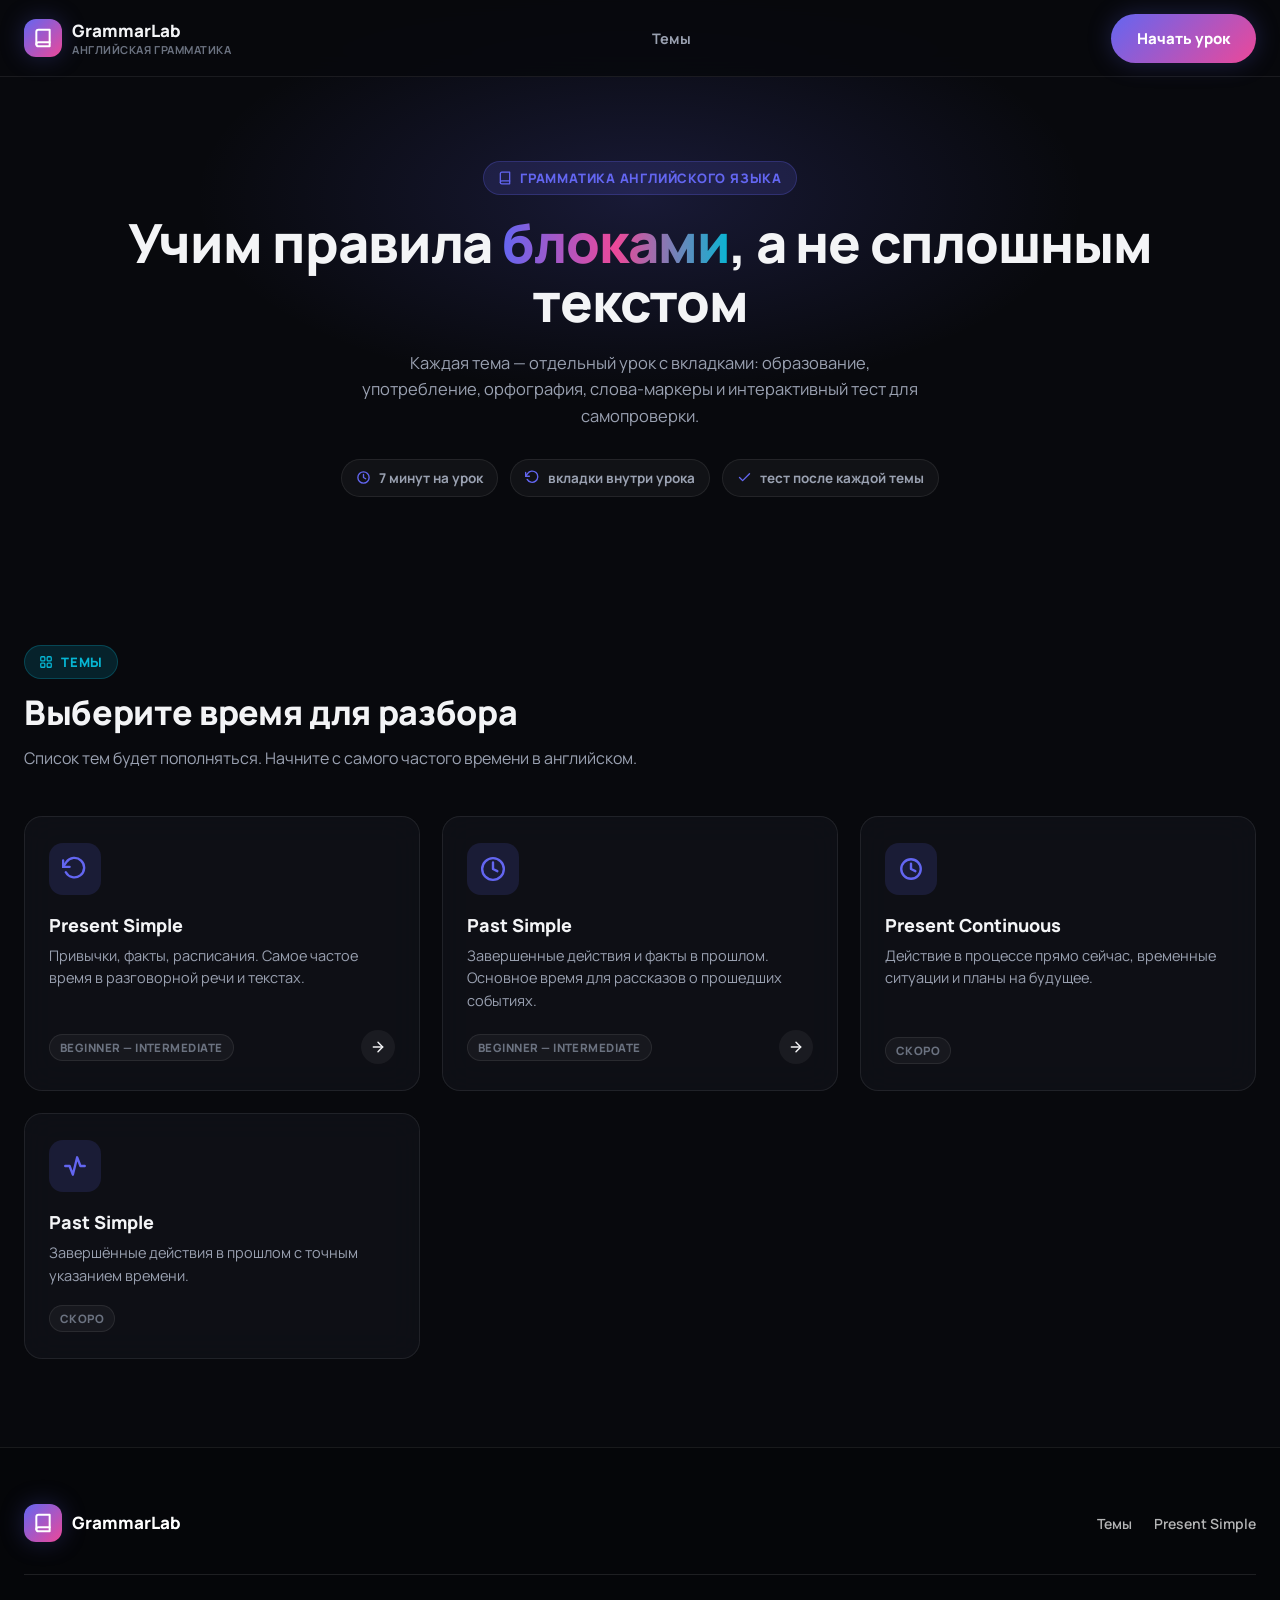
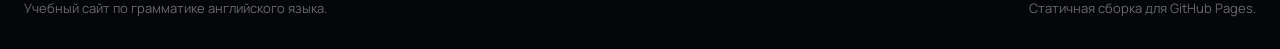
<file: index.html>
<!DOCTYPE html>
<html lang="ru">

<head>
  <meta charset="UTF-8" />
  <meta name="viewport" content="width=device-width, initial-scale=1.0" />
  <title>GrammarLab — английская грамматика по блокам</title>
  <meta name="description"
    content="Английская грамматика по темам: разбор правил блоками, с вкладками, примерами и интерактивными тестами." />
  <link rel="icon"
    href="data:image/svg+xml,%3Csvg xmlns='http://www.w3.org/2000/svg' viewBox='0 0 100 100'%3E%3Crect width='100' height='100' rx='24' fill='%23ff6b4a'/%3E%3Cpath d='M30 50h40M60 35l15 15-15 15' stroke='white' stroke-width='8' fill='none' stroke-linecap='round' stroke-linejoin='round'/%3E%3C/svg%3E" />
  <link rel="preconnect" href="https://fonts.googleapis.com" />
  <link href="https://fonts.googleapis.com/css2?family=Manrope:wght@400;600;700;800&display=swap" rel="stylesheet" />
  <link rel="stylesheet" href="css/main.css" />
</head>

<body>

  <header class="site-header">
    <div class="container">
      <a href="index.html" class="brand">
        <span class="brand-mark">
          <svg viewBox="0 0 24 24" fill="none" stroke="currentColor" stroke-width="2.4" stroke-linecap="round"
            stroke-linejoin="round">
            <path d="M4 19.5A2.5 2.5 0 0 1 6.5 17H20"></path>
            <path d="M6.5 2H20v20H6.5A2.5 2.5 0 0 1 4 19.5v-15A2.5 2.5 0 0 1 6.5 2z"></path>
          </svg>
        </span>
        <span>
          GrammarLab
          <small>Английская грамматика</small>
        </span>
      </a>

      <nav class="main-nav">
        <ul>
          <li><a href="#topics">Темы</a></li>
        </ul>
      </nav>

      <div class="header-actions">
        <a href="grammar/present-simple.html" class="btn btn-primary">Начать урок</a>
        <button class="nav-toggle" aria-label="Открыть меню" aria-expanded="false"><span></span></button>
      </div>
    </div>
  </header>

  <main>

    <section class="home-hero">
      <div class="container">
        <span class="eyebrow reveal">
          <svg class="icon" viewBox="0 0 24 24">
            <path d="M4 19.5A2.5 2.5 0 0 1 6.5 17H20"></path>
            <path d="M6.5 2H20v20H6.5A2.5 2.5 0 0 1 4 19.5v-15A2.5 2.5 0 0 1 6.5 2z"></path>
          </svg>
          Грамматика английского языка
        </span>
        <h1 class="reveal reveal-1">Учим правила <span>блоками</span>, а не сплошным текстом</h1>
        <p class="reveal reveal-2">
          Каждая тема — отдельный урок с вкладками: образование, употребление, орфография,
          слова-маркеры и интерактивный тест для самопроверки.
        </p>
        <div class="home-stats reveal reveal-3">
          <span class="stat-chip">
            <svg class="icon" viewBox="0 0 24 24">
              <circle cx="12" cy="12" r="9"></circle>
              <polyline points="12 7 12 12 15.5 14"></polyline>
            </svg>
            7 минут на урок
          </span>
          <span class="stat-chip">
            <svg class="icon" viewBox="0 0 24 24">
              <polyline points="1 4 1 10 7 10"></polyline>
              <path d="M3.51 15a9 9 0 1 0 .49-9.36L1 10"></path>
            </svg>
            вкладки внутри урока
          </span>
          <span class="stat-chip">
            <svg class="icon" viewBox="0 0 24 24">
              <path d="M20 6 9 17l-5-5"></path>
            </svg>
            тест после каждой темы
          </span>
        </div>
      </div>
    </section>

    <section class="topics section-pad" id="topics">
      <div class="container">
        <div class="section-head reveal">
          <span class="eyebrow teal">
            <svg class="icon" viewBox="0 0 24 24">
              <rect x="3" y="3" width="7" height="7" rx="1.5"></rect>
              <rect x="14" y="3" width="7" height="7" rx="1.5"></rect>
              <rect x="3" y="14" width="7" height="7" rx="1.5"></rect>
              <rect x="14" y="14" width="7" height="7" rx="1.5"></rect>
            </svg>
            Темы
          </span>
          <h2>Выберите время для разбора</h2>
          <p>Список тем будет пополняться. Начните с самого частого времени в английском.</p>
        </div>

        <div class="topics-grid">

          <a href="grammar/present-simple.html" class="topic-card reveal reveal-1">
            <div class="topic-icon">
              <svg viewBox="0 0 24 24" fill="none" stroke="currentColor" stroke-width="2.2" stroke-linecap="round"
                stroke-linejoin="round">
                <polyline points="1 4 1 10 7 10"></polyline>
                <path d="M3.51 15a9 9 0 1 0 .49-9.36L1 10"></path>
              </svg>
            </div>
            <h3>Present Simple</h3>
            <p>Привычки, факты, расписания. Самое частое время в разговорной речи и текстах.</p>
            <div class="topic-meta">
              <span class="topic-level">Beginner — Intermediate</span>
              <span class="topic-arrow">
                <svg class="icon" viewBox="0 0 24 24">
                  <line x1="5" y1="12" x2="19" y2="12"></line>
                  <polyline points="12 5 19 12 12 19"></polyline>
                </svg>
              </span>
            </div>
          </a>

          <a href="grammar/past-simple.html" class="topic-card reveal reveal-1">
            <div class="topic-icon">
              <svg viewBox="0 0 24 24" fill="none" stroke="currentColor" stroke-width="2.2" stroke-linecap="round"
                stroke-linejoin="round">
                <circle cx="12" cy="12" r="10"></circle>
                <polyline points="12 6 12 12 16 14"></polyline>
              </svg>
            </div>
            <h3>Past Simple</h3>
            <p>Завершенные действия и факты в прошлом. Основное время для рассказов о прошедших событиях.</p>
            <div class="topic-meta">
              <span class="topic-level">Beginner — Intermediate</span>
              <span class="topic-arrow">
                <svg class="icon" viewBox="0 0 24 24">
                  <line x1="5" y1="12" x2="19" y2="12"></line>
                  <polyline points="12 5 19 12 12 19"></polyline>
                </svg>
              </span>
            </div>
          </a>

          <div class="topic-card is-soon reveal reveal-2">
            <div class="topic-icon">
              <svg viewBox="0 0 24 24" fill="none" stroke="currentColor" stroke-width="2.2" stroke-linecap="round"
                stroke-linejoin="round">
                <circle cx="12" cy="12" r="9"></circle>
                <polyline points="12 7 12 12 16 14"></polyline>
              </svg>
            </div>
            <h3>Present Continuous</h3>
            <p>Действие в процессе прямо сейчас, временные ситуации и планы на будущее.</p>
            <div class="topic-meta">
              <span class="topic-level">Скоро</span>
            </div>
          </div>

          <div class="topic-card is-soon reveal reveal-3">
            <div class="topic-icon">
              <svg viewBox="0 0 24 24" fill="none" stroke="currentColor" stroke-width="2.2" stroke-linecap="round"
                stroke-linejoin="round">
                <path d="M3 12h4l3 8 4-16 3 8h4"></path>
              </svg>
            </div>
            <h3>Past Simple</h3>
            <p>Завершённые действия в прошлом с точным указанием времени.</p>
            <div class="topic-meta">
              <span class="topic-level">Скоро</span>
            </div>
          </div>

        </div>
      </div>
    </section>

  </main>

  <footer class="site-footer">
    <div class="container">
      <div class="footer-top">
        <a href="index.html" class="brand">
          <span class="brand-mark">
            <svg viewBox="0 0 24 24" fill="none" stroke="currentColor" stroke-width="2.4" stroke-linecap="round"
              stroke-linejoin="round">
              <path d="M4 19.5A2.5 2.5 0 0 1 6.5 17H20"></path>
              <path d="M6.5 2H20v20H6.5A2.5 2.5 0 0 1 4 19.5v-15A2.5 2.5 0 0 1 6.5 2z"></path>
            </svg>
          </span>
          <span>GrammarLab</span>
        </a>
        <ul class="footer-nav">
          <li><a href="#topics">Темы</a></li>
          <li><a href="grammar/present-simple.html">Present Simple</a></li>
        </ul>
      </div>
      <div class="footer-bottom">
        <span>Учебный сайт по грамматике английского языка.</span>
        <span>Статичная сборка для GitHub Pages.</span>
      </div>
    </div>
  </footer>

  <button class="to-top" aria-label="Наверх">
    <svg viewBox="0 0 24 24" fill="none" stroke="currentColor" stroke-width="2.4" stroke-linecap="round"
      stroke-linejoin="round">
      <line x1="12" y1="19" x2="12" y2="5"></line>
      <polyline points="5 12 12 5 19 12"></polyline>
    </svg>
  </button>

  <script src="js/main.js"></script>
  <script src="js/livereload-dev.js"></script>
</body>

</html>
</file>
<file: css/main.css>
/* =========================================================
   Общие стили сайта: токены, шапка, футер, кнопки, вкладки,
   карточки тем на главной, анимации появления.
   Тёмная bento-тема (glass-card, neon-glow).
   ========================================================= */

:root {
  --white: #ffffff;
  --bg: #08090d;
  --bg-alt: #0c0e15;
  --bg-dark: #050609;

  --surface: rgba(17, 19, 26, 0.72);
  --surface-solid: #12141c;
  --surface-soft: rgba(255, 255, 255, 0.04);

  --ink: #f3f4f6;
  --ink-2: #9aa1b1;
  --ink-3: #6b7280;

  --line: rgba(255, 255, 255, 0.08);
  --line-soft: rgba(255, 255, 255, 0.05);

  --accent: #6366f1;
  --accent-dark: #a5b4fc;
  --accent-soft: rgba(99, 102, 241, 0.15);

  --teal: #06b6d4;
  --teal-dark: #67e8f9;
  --teal-soft: rgba(6, 182, 212, 0.15);

  --pink: #ec4899;
  --pink-soft: rgba(236, 72, 153, 0.15);

  --yellow: #f59e0b;
  --error: #ec4899;

  --radius-lg: 26px;
  --radius-md: 18px;
  --radius-sm: 12px;

  --shadow-soft: 0 20px 45px -25px rgba(0, 0, 0, 0.6);
  --shadow-card: 0 10px 30px -14px rgba(0, 0, 0, 0.55);
  --shadow-neon: 0 0 24px rgba(99, 102, 241, 0.25);

  --container: 1280px;
}

/* ---------- base ---------- */

* {
  box-sizing: border-box;
}

html {
  scroll-behavior: smooth;
}

body {
  margin: 0;
  font-family: "Manrope", "Segoe UI", system-ui, -apple-system, sans-serif;
  color: var(--ink);
  background: var(--bg);
  -webkit-font-smoothing: antialiased;
  overflow-x: hidden;
}

img {
  max-width: 100%;
  display: block;
}

a {
  color: inherit;
}

h1, h2, h3, h4, p {
  margin: 0;
}

button {
  font-family: inherit;
  cursor: pointer;
}

svg {
  display: block;
}

::selection {
  background: var(--accent-soft);
  color: var(--ink);
}

::-webkit-scrollbar {
  width: 10px;
}
::-webkit-scrollbar-track {
  background: var(--bg);
}
::-webkit-scrollbar-thumb {
  background: #24262f;
  border-radius: 99px;
}
::-webkit-scrollbar-thumb:hover {
  background: var(--accent);
}

.container {
  max-width: var(--container);
  margin: 0 auto;
  padding: 0 24px;
}

.section-pad {
  padding: 88px 0;
}

.bg-alt {
  background: var(--bg-alt);
}

.icon {
  width: 1em;
  height: 1em;
  stroke: currentColor;
  fill: none;
  stroke-width: 2.2;
  stroke-linecap: round;
  stroke-linejoin: round;
}

/* переиспользуемая "стеклянная" карточка */
.glass {
  background: var(--surface);
  backdrop-filter: blur(16px);
  -webkit-backdrop-filter: blur(16px);
  border: 1px solid var(--line);
}

.eyebrow {
  display: inline-flex;
  align-items: center;
  gap: 8px;
  font-size: 13px;
  font-weight: 800;
  letter-spacing: 0.06em;
  text-transform: uppercase;
  color: var(--accent);
  background: var(--accent-soft);
  border: 1px solid rgba(99, 102, 241, 0.25);
  padding: 7px 14px;
  border-radius: 99px;
}

.eyebrow.teal {
  color: var(--teal);
  background: var(--teal-soft);
  border-color: rgba(6, 182, 212, 0.25);
}

.eyebrow svg {
  width: 14px;
  height: 14px;
}

.section-head {
  max-width: 640px;
  margin: 0 0 44px;
}

.section-head h2 {
  font-size: clamp(26px, 4vw, 34px);
  font-weight: 800;
  letter-spacing: -0.01em;
  margin-top: 14px;
  line-height: 1.15;
  color: var(--ink);
}

.section-head p {
  margin-top: 14px;
  font-size: 16px;
  line-height: 1.6;
  color: var(--ink-2);
}

.section-head.center {
  margin-left: auto;
  margin-right: auto;
  text-align: center;
}

/* ---------- buttons ---------- */

.btn {
  display: inline-flex;
  align-items: center;
  gap: 8px;
  border: none;
  border-radius: 99px;
  padding: 14px 26px;
  font-weight: 800;
  font-size: 15px;
  text-decoration: none;
  transition: transform 0.2s ease, box-shadow 0.2s ease, background 0.2s ease, opacity 0.2s ease;
}

.btn svg {
  width: 16px;
  height: 16px;
}

.btn-primary {
  background: linear-gradient(135deg, var(--accent), var(--pink));
  color: #fff;
  box-shadow: var(--shadow-neon);
}

.btn-primary:hover {
  opacity: 0.9;
  transform: translateY(-2px);
}

.btn-ghost {
  background: var(--surface-soft);
  color: var(--ink);
  border: 1px solid var(--line);
}

.btn-ghost:hover {
  border-color: var(--accent);
  transform: translateY(-2px);
}

/* ---------- header ---------- */

.site-header {
  position: sticky;
  top: 0;
  z-index: 100;
  background: rgba(8, 9, 13, 0.85);
  backdrop-filter: blur(14px);
  border-bottom: 1px solid var(--line);
}

.site-header .container {
  display: flex;
  align-items: center;
  justify-content: space-between;
  height: 76px;
  gap: 20px;
}

.brand {
  display: flex;
  align-items: center;
  gap: 10px;
  font-weight: 800;
  font-size: 17px;
  text-decoration: none;
  color: var(--ink);
  flex-shrink: 0;
}

.brand-mark {
  width: 38px;
  height: 38px;
  border-radius: 12px;
  background: linear-gradient(135deg, var(--accent), var(--pink));
  display: flex;
  align-items: center;
  justify-content: center;
  color: #fff;
  flex-shrink: 0;
  box-shadow: var(--shadow-neon);
}

.brand-mark svg {
  width: 20px;
  height: 20px;
}

.brand small {
  display: block;
  font-size: 11px;
  font-weight: 700;
  color: var(--ink-3);
  text-transform: uppercase;
  letter-spacing: 0.05em;
}

.breadcrumb {
  display: flex;
  align-items: center;
  gap: 8px;
  font-size: 13.5px;
  font-weight: 700;
  color: var(--ink-3);
}

.breadcrumb a {
  text-decoration: none;
  color: var(--ink-3);
}

.breadcrumb a:hover {
  color: var(--ink);
}

.breadcrumb .current {
  color: var(--ink);
}

.breadcrumb svg {
  width: 13px;
  height: 13px;
}

.main-nav ul {
  list-style: none;
  display: flex;
  gap: 28px;
  margin: 0;
  padding: 0;
}

.main-nav a {
  text-decoration: none;
  font-weight: 700;
  font-size: 14.5px;
  color: var(--ink-2);
  transition: color 0.2s ease;
  position: relative;
}

.main-nav a:hover {
  color: var(--ink);
}

.header-actions {
  display: flex;
  align-items: center;
  gap: 12px;
}

.nav-toggle {
  display: none;
  width: 42px;
  height: 42px;
  border-radius: 12px;
  border: 1px solid var(--line);
  background: var(--surface-soft);
  align-items: center;
  justify-content: center;
}

.nav-toggle span,
.nav-toggle::before,
.nav-toggle::after {
  content: "";
  display: block;
  width: 18px;
  height: 2px;
  background: var(--ink);
  position: relative;
  transition: transform 0.25s ease, opacity 0.2s ease;
}

.nav-toggle::before {
  transform: translateY(-6px);
}

.nav-toggle::after {
  transform: translateY(4px);
}

.nav-toggle.is-active span {
  opacity: 0;
}

.nav-toggle.is-active::before {
  transform: translateY(1px) rotate(45deg);
}

.nav-toggle.is-active::after {
  transform: translateY(-1px) rotate(-45deg);
}

/* ---------- вкладки (переиспользуемый компонент) ---------- */

.tabs-panel {
  background: var(--surface);
  backdrop-filter: blur(16px);
  -webkit-backdrop-filter: blur(16px);
  border: 1px solid var(--line);
  border-radius: var(--radius-lg);
  box-shadow: var(--shadow-card);
  overflow: hidden;
}

.tabs-panel.is-nested {
  border: none;
  box-shadow: none;
  border-radius: 0;
  background: transparent;
  backdrop-filter: none;
}

.tabs {
  display: flex;
  flex-wrap: wrap;
  gap: 6px;
  background: rgba(255, 255, 255, 0.03);
  padding: 10px;
  border-bottom: 1px solid var(--line);
}

.tabs.tabs-nested {
  background: transparent;
  padding: 0 0 20px;
  border-bottom: 1px solid var(--line);
  margin-bottom: 24px;
  border-radius: 0;
}

.tab-btn {
  border: none;
  background: transparent;
  padding: 12px 18px;
  border-radius: 12px;
  font-weight: 800;
  font-size: 14.5px;
  color: var(--ink-2);
  display: flex;
  align-items: center;
  gap: 8px;
  transition: background 0.2s ease, color 0.2s ease, box-shadow 0.2s ease;
}

.tab-btn svg {
  width: 17px;
  height: 17px;
  flex-shrink: 0;
}

.tab-btn:hover {
  color: var(--ink);
  background: rgba(255, 255, 255, 0.05);
}

.tab-btn.is-active {
  background: var(--accent);
  color: #fff;
  box-shadow: var(--shadow-neon);
}

.tabs-nested .tab-btn {
  background: rgba(255, 255, 255, 0.03);
}

.tabs-nested .tab-btn.is-active {
  background: var(--accent);
  box-shadow: var(--shadow-neon);
}

.tab-panels {
  padding: 36px;
}

.tabs-panel.is-nested > .tab-panels {
  padding: 0;
}

.tab-panel {
  display: none;
  animation: fade-in 0.35s ease;
}

.tab-panel.is-active {
  display: block;
}

/* ---------- footer ---------- */

.site-footer {
  background: var(--bg-dark);
  color: rgba(255, 255, 255, 0.7);
  padding: 56px 0 32px;
  border-top: 1px solid var(--line);
}

.footer-top {
  display: flex;
  justify-content: space-between;
  align-items: center;
  flex-wrap: wrap;
  gap: 24px;
  padding-bottom: 32px;
  border-bottom: 1px solid rgba(255, 255, 255, 0.1);
}

.footer-top .brand {
  color: #fff;
}

.footer-nav {
  display: flex;
  gap: 22px;
  list-style: none;
  padding: 0;
  margin: 0;
  flex-wrap: wrap;
}

.footer-nav a {
  text-decoration: none;
  color: rgba(255, 255, 255, 0.7);
  font-size: 14px;
  font-weight: 600;
}

.footer-nav a:hover {
  color: #fff;
}

.footer-bottom {
  padding-top: 24px;
  font-size: 13px;
  color: rgba(255, 255, 255, 0.4);
  display: flex;
  justify-content: space-between;
  flex-wrap: wrap;
  gap: 10px;
}

/* ---------- главная: карточки тем ---------- */

.home-hero {
  padding: 84px 0 60px;
  text-align: center;
  position: relative;
}

.home-hero::before {
  content: "";
  position: absolute;
  top: -80px;
  left: 50%;
  transform: translateX(-50%);
  width: 900px;
  height: 400px;
  background: radial-gradient(ellipse at center, rgba(99, 102, 241, 0.18), transparent 70%);
  pointer-events: none;
  z-index: -1;
}

.home-hero h1 {
  font-size: clamp(36px, 5vw, 54px);
  font-weight: 800;
  letter-spacing: -0.02em;
  line-height: 1.1;
  margin-top: 18px;
  color: var(--ink);
}

.home-hero h1 span {
  background: linear-gradient(90deg, var(--accent), var(--pink), var(--teal));
  -webkit-background-clip: text;
  background-clip: text;
  color: transparent;
}

.home-hero p {
  max-width: 560px;
  margin: 18px auto 0;
  font-size: 16.5px;
  line-height: 1.6;
  color: var(--ink-2);
}

.home-stats {
  display: flex;
  gap: 12px;
  justify-content: center;
  margin-top: 30px;
  flex-wrap: wrap;
}

.stat-chip {
  display: flex;
  align-items: center;
  gap: 8px;
  font-size: 13.5px;
  font-weight: 700;
  color: var(--ink-2);
  background: var(--surface-soft);
  border: 1px solid var(--line);
  padding: 9px 14px;
  border-radius: 99px;
}

.stat-chip svg {
  width: 15px;
  height: 15px;
  color: var(--accent);
}

.topics-grid {
  display: grid;
  grid-template-columns: repeat(3, 1fr);
  gap: 22px;
}

.topic-card {
  background: var(--surface);
  backdrop-filter: blur(16px);
  -webkit-backdrop-filter: blur(16px);
  border: 1px solid var(--line);
  border-radius: var(--radius-md);
  padding: 26px 24px;
  text-decoration: none;
  color: var(--ink);
  display: flex;
  flex-direction: column;
  transition: transform 0.25s ease, box-shadow 0.25s ease, border-color 0.25s ease;
}

.topic-card:hover {
  transform: translateY(-6px);
  box-shadow: var(--shadow-neon);
  border-color: rgba(99, 102, 241, 0.35);
}

.topic-icon {
  width: 52px;
  height: 52px;
  border-radius: 14px;
  background: var(--accent-soft);
  color: var(--accent);
  display: flex;
  align-items: center;
  justify-content: center;
  margin-bottom: 18px;
}

.topic-icon svg {
  width: 26px;
  height: 26px;
}

.topic-card h3 {
  font-size: 18px;
  font-weight: 800;
  margin-bottom: 8px;
  color: var(--ink);
}

.topic-card p {
  font-size: 14.5px;
  line-height: 1.55;
  color: var(--ink-2);
  margin-bottom: 18px;
  flex-grow: 1;
}

.topic-meta {
  display: flex;
  align-items: center;
  justify-content: space-between;
}

.topic-level {
  font-size: 11.5px;
  font-weight: 800;
  text-transform: uppercase;
  letter-spacing: 0.04em;
  color: var(--ink-3);
  background: rgba(255, 255, 255, 0.04);
  border: 1px solid var(--line);
  padding: 5px 10px;
  border-radius: 99px;
}

.topic-arrow {
  width: 34px;
  height: 34px;
  border-radius: 50%;
  background: rgba(255, 255, 255, 0.05);
  display: flex;
  align-items: center;
  justify-content: center;
  color: var(--ink);
  transition: background 0.2s ease, color 0.2s ease, transform 0.2s ease;
}

.topic-arrow svg {
  width: 16px;
  height: 16px;
}

.topic-card:hover .topic-arrow {
  background: var(--accent);
  color: #fff;
  transform: translateX(3px);
}

.topic-card.is-soon {
  opacity: 0.45;
  pointer-events: none;
}

.topic-card.is-soon .topic-level {
  color: var(--ink-3);
}

/* ---------- кнопка "наверх" ---------- */

.to-top {
  position: fixed;
  right: 26px;
  bottom: 26px;
  width: 48px;
  height: 48px;
  border-radius: 50%;
  background: var(--surface-solid);
  border: 1px solid var(--line);
  color: var(--ink);
  display: flex;
  align-items: center;
  justify-content: center;
  box-shadow: var(--shadow-card);
  opacity: 0;
  transform: translateY(12px);
  pointer-events: none;
  transition: opacity 0.25s ease, transform 0.25s ease, background 0.2s ease;
  z-index: 90;
}

.to-top.is-visible {
  opacity: 1;
  transform: translateY(0);
  pointer-events: auto;
}

.to-top:hover {
  background: var(--accent);
  color: #fff;
  box-shadow: var(--shadow-neon);
}

.to-top svg {
  width: 18px;
  height: 18px;
}

/* ---------- анимация появления при скролле ---------- */

.reveal {
  opacity: 0;
  transform: translateY(28px);
  transition: opacity 0.7s ease, transform 0.7s ease;
}

.reveal.is-visible {
  opacity: 1;
  transform: translateY(0);
}

.reveal-1 { transition-delay: 0.05s; }
.reveal-2 { transition-delay: 0.15s; }
.reveal-3 { transition-delay: 0.25s; }
.reveal-4 { transition-delay: 0.35s; }
.reveal-5 { transition-delay: 0.45s; }
.reveal-6 { transition-delay: 0.55s; }

@keyframes fade-in {
  from { opacity: 0; transform: translateY(6px); }
  to { opacity: 1; transform: translateY(0); }
}

@keyframes spin-slow {
  from { transform: rotate(0deg); }
  to { transform: rotate(360deg); }
}

/* ---------- responsive (общее) ---------- */

@media (max-width: 760px) {
  .main-nav {
    position: fixed;
    top: 76px;
    left: 0;
    right: 0;
    background: var(--surface-solid);
    border-bottom: 1px solid var(--line);
    padding: 18px 24px 26px;
    transform: translateY(-12px);
    opacity: 0;
    pointer-events: none;
    transition: opacity 0.2s ease, transform 0.2s ease;
    z-index: 99;
  }
  .main-nav.is-open {
    opacity: 1;
    transform: translateY(0);
    pointer-events: auto;
  }
  .main-nav ul {
    flex-direction: column;
    gap: 16px;
  }
  .nav-toggle {
    display: flex;
  }
  .section-pad {
    padding: 60px 0;
  }
  .topics-grid {
    grid-template-columns: 1fr;
  }
  .tab-panels {
    padding: 22px 18px;
  }
}
</file>
